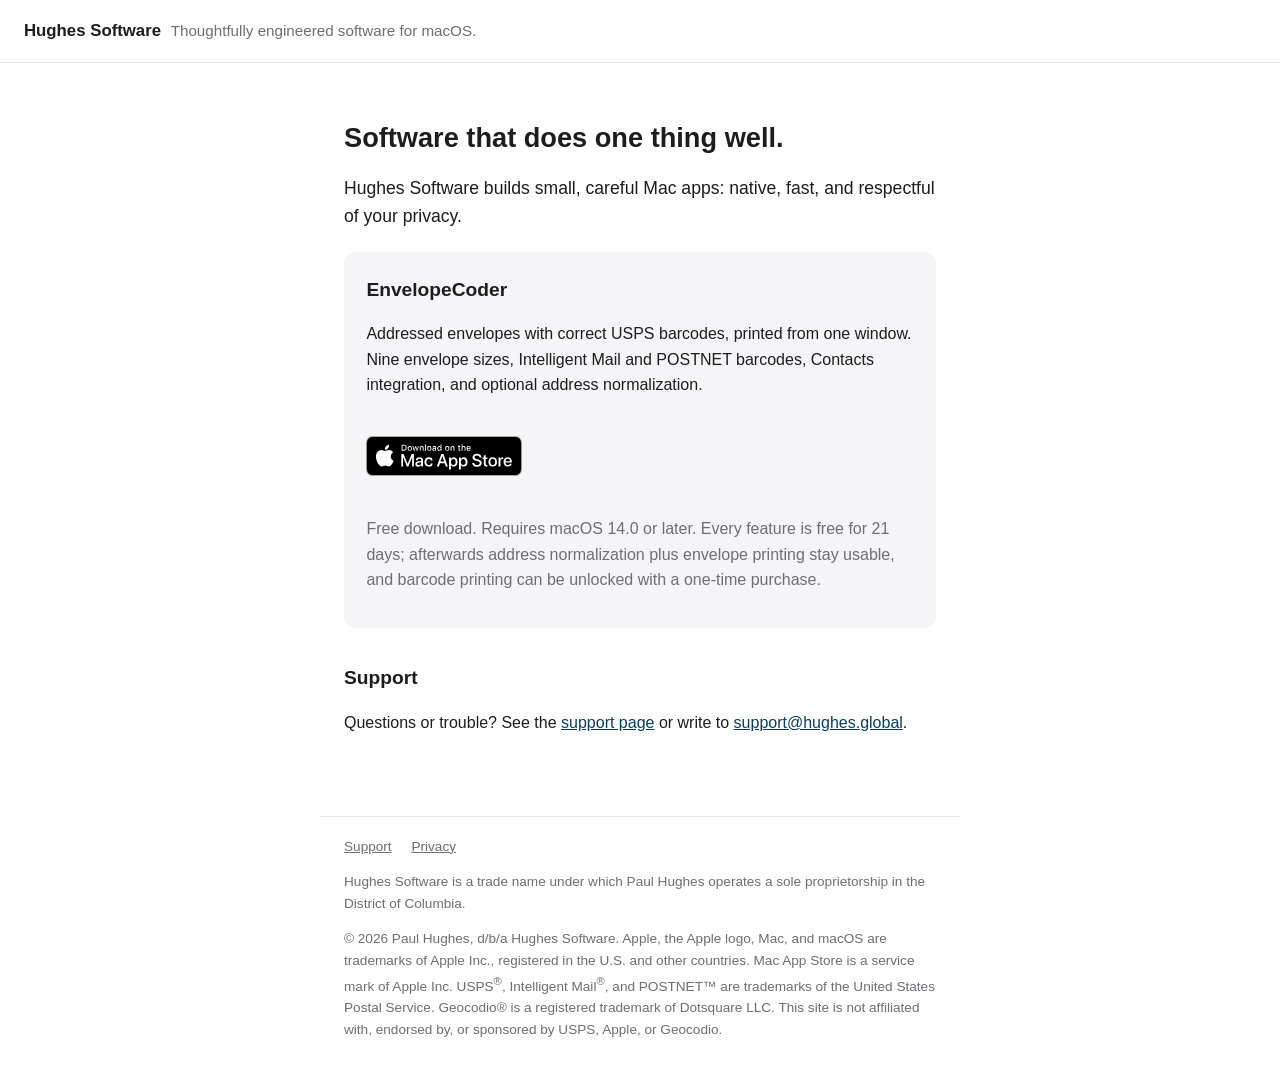
<file: index.html>
<!DOCTYPE html>
<html lang="en">
<head>
<meta charset="utf-8">
<meta name="viewport" content="width=device-width, initial-scale=1">
<title>Hughes Software</title>
<meta name="description" content="Hughes Software — thoughtfully engineered software for macOS.">
<link rel="stylesheet" href="style.css">
</head>
<body>
<header class="site">
  <a href="/">Hughes Software</a><span class="tagline">Thoughtfully engineered software for macOS.</span>
</header>
<main>
  <h1>Software that does one thing well.</h1>
  <p class="lede">Hughes Software builds small, careful Mac apps: native, fast, and respectful of your privacy.</p>

  <div class="card">
    <h2>EnvelopeCoder</h2>
    <p>Addressed envelopes with correct USPS barcodes, printed from one window. Nine envelope sizes, Intelligent Mail and POSTNET barcodes, Contacts integration, and optional address normalization.</p>
    <p class="badge-row">
      <a class="badge" href="https://apps.apple.com/us/app/envelopecoder/id6790419731">
        <img src="/assets/Download_on_the_Mac_App_Store_Badge_US-UK_RGB_blk_092917.svg" alt="Download on the Mac App Store" width="156" height="40">
      </a>
    </p>
    <p class="muted">Free download. Requires macOS 14.0 or later. Every feature is free for 21 days; afterwards address normalization plus envelope printing stay usable, and barcode printing can be unlocked with a one-time purchase.</p>
  </div>

  <h2>Support</h2>
  <p>Questions or trouble? See the <a href="/support/">support page</a> or write to <a href="mailto:support@hughes.global">support@hughes.global</a>.</p>
</main>
<footer class="site">
  <nav>
    <a href="/support/">Support</a>
    <a href="/privacy/">Privacy</a>
  </nav>
  <p>Hughes Software is a trade name under which Paul Hughes operates a sole proprietorship in the District of Columbia.</p>
  <p>&copy; 2026 Paul Hughes, d/b/a Hughes Software. Apple, the Apple logo, Mac, and macOS are trademarks of Apple Inc., registered in the U.S. and other countries. Mac App Store is a service mark of Apple Inc. USPS<sup>&reg;</sup>, Intelligent Mail<sup>&reg;</sup>, and POSTNET&trade; are trademarks of the United States Postal Service. Geocodio&reg; is a registered trademark of Dotsquare LLC. This site is not affiliated with, endorsed by, or sponsored by USPS, Apple, or Geocodio.</p>
</footer>
</body>
</html>
</file>
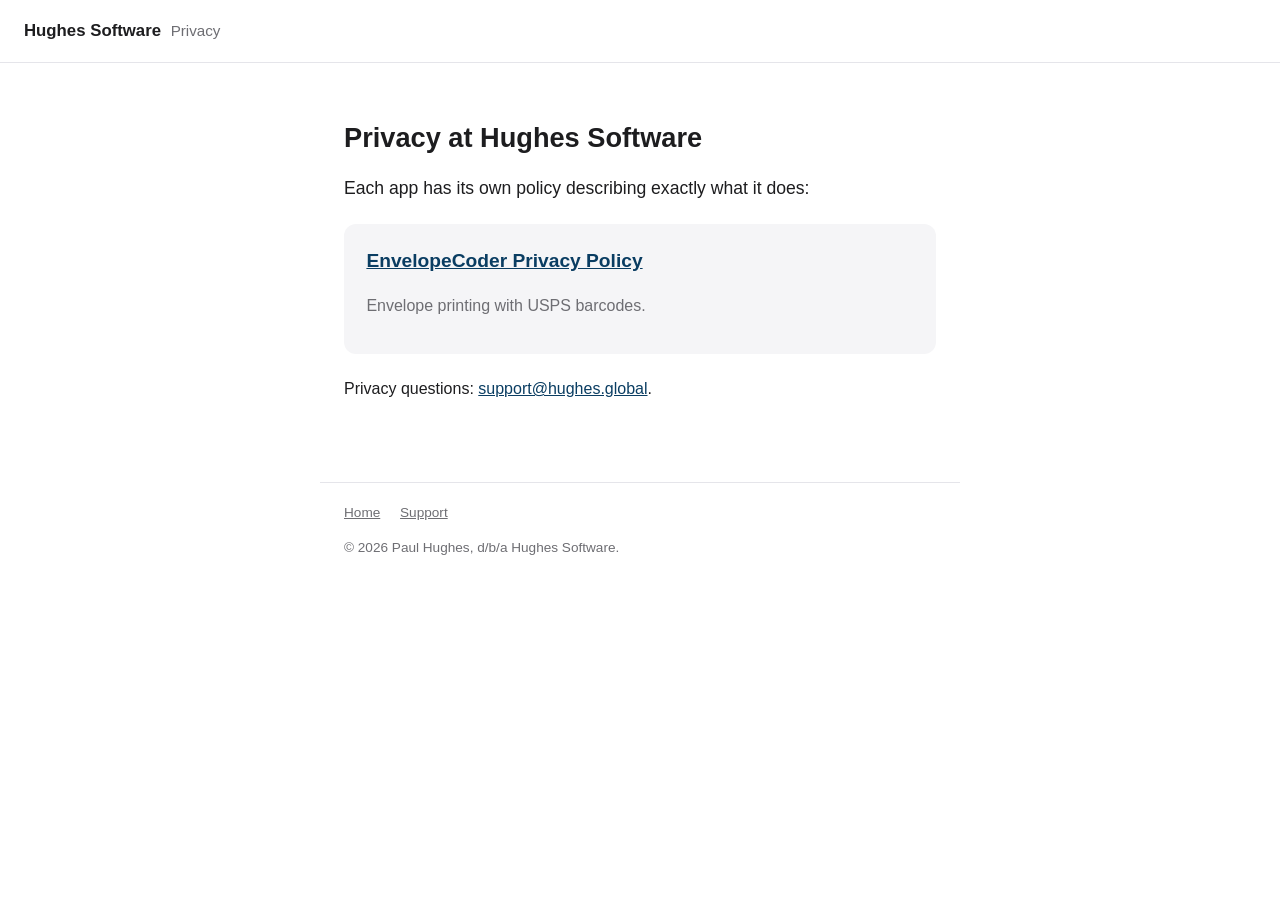
<file: privacy/index.html>
<!DOCTYPE html>
<html lang="en">
<head>
<meta charset="utf-8">
<meta name="viewport" content="width=device-width, initial-scale=1">
<title>Privacy — Hughes Software</title>
<meta name="description" content="Privacy policies for Hughes Software apps.">
<link rel="stylesheet" href="../style.css">
</head>
<body>
<header class="site">
  <a href="/">Hughes Software</a><span class="tagline">Privacy</span>
</header>
<main>
  <h1>Privacy at Hughes Software</h1>
  <p class="lede">Each app has its own policy describing exactly what it does:</p>
  <div class="card">
    <h2><a href="/privacy/envelopecoder/">EnvelopeCoder Privacy Policy</a></h2>
    <p class="muted">Envelope printing with USPS barcodes.</p>
  </div>
  <p>Privacy questions: <a href="mailto:support@hughes.global">support@hughes.global</a>.</p>
</main>
<footer class="site">
  <nav>
    <a href="/">Home</a>
    <a href="/support/">Support</a>
  </nav>
  <p>&copy; 2026 Paul Hughes, d/b/a Hughes Software.</p>
</footer>
</body>
</html>
</file>
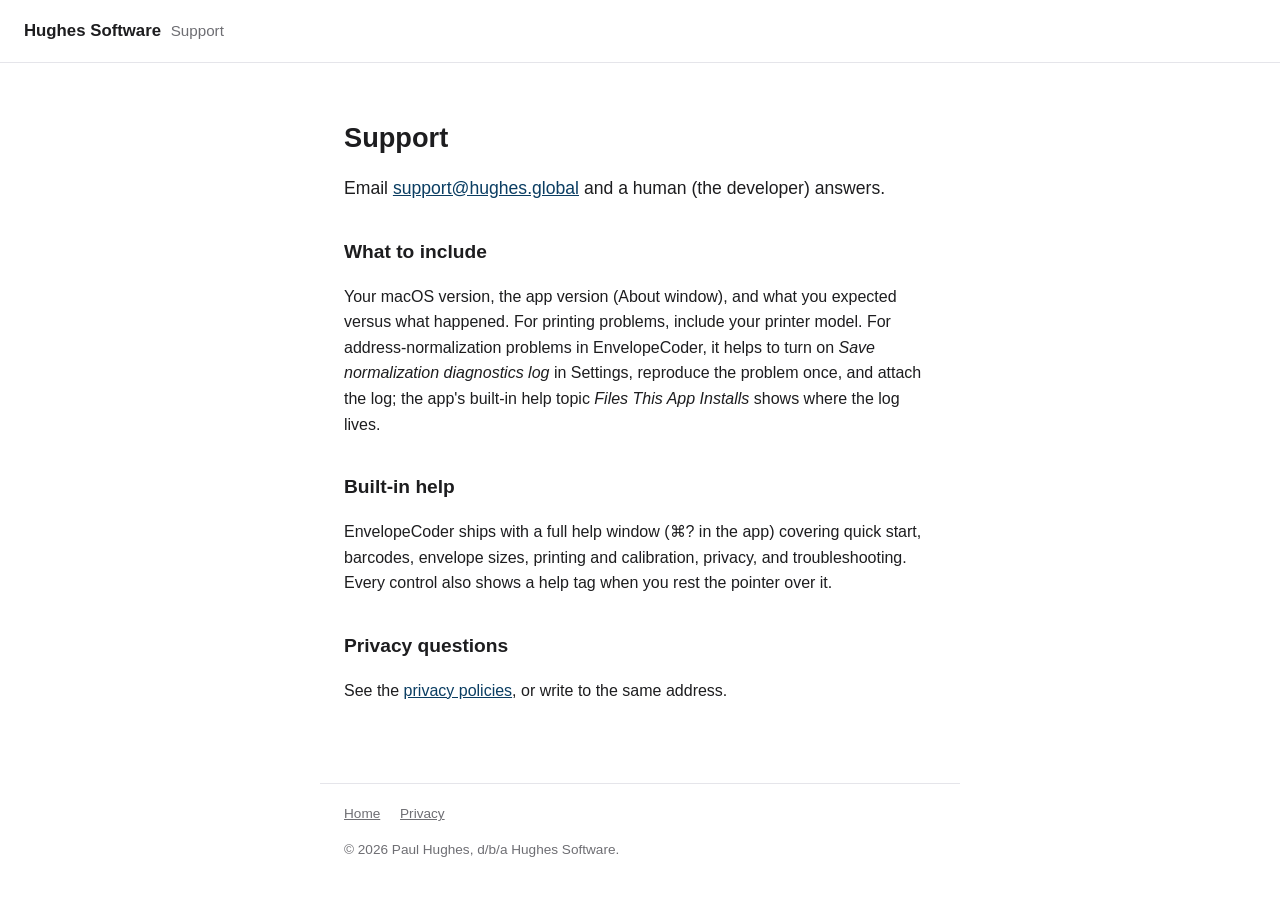
<file: support/index.html>
<!DOCTYPE html>
<html lang="en">
<head>
<meta charset="utf-8">
<meta name="viewport" content="width=device-width, initial-scale=1">
<title>Support — Hughes Software</title>
<meta name="description" content="Support for Hughes Software apps, including EnvelopeCoder.">
<link rel="stylesheet" href="../style.css">
</head>
<body>
<header class="site">
  <a href="/">Hughes Software</a><span class="tagline">Support</span>
</header>
<main>
  <h1>Support</h1>
  <p class="lede">Email <a href="mailto:support@hughes.global">support@hughes.global</a> and a human (the developer) answers.</p>

  <h2>What to include</h2>
  <p>Your macOS version, the app version (About window), and what you expected versus what happened. For printing problems, include your printer model. For address-normalization problems in EnvelopeCoder, it helps to turn on <em>Save normalization diagnostics log</em> in Settings, reproduce the problem once, and attach the log; the app's built-in help topic <em>Files This App Installs</em> shows where the log lives.</p>

  <h2>Built-in help</h2>
  <p>EnvelopeCoder ships with a full help window (⌘? in the app) covering quick start, barcodes, envelope sizes, printing and calibration, privacy, and troubleshooting. Every control also shows a help tag when you rest the pointer over it.</p>

  <h2>Privacy questions</h2>
  <p>See the <a href="/privacy/">privacy policies</a>, or write to the same address.</p>
</main>
<footer class="site">
  <nav>
    <a href="/">Home</a>
    <a href="/privacy/">Privacy</a>
  </nav>
  <p>&copy; 2026 Paul Hughes, d/b/a Hughes Software.</p>
</footer>
</body>
</html>
</file>
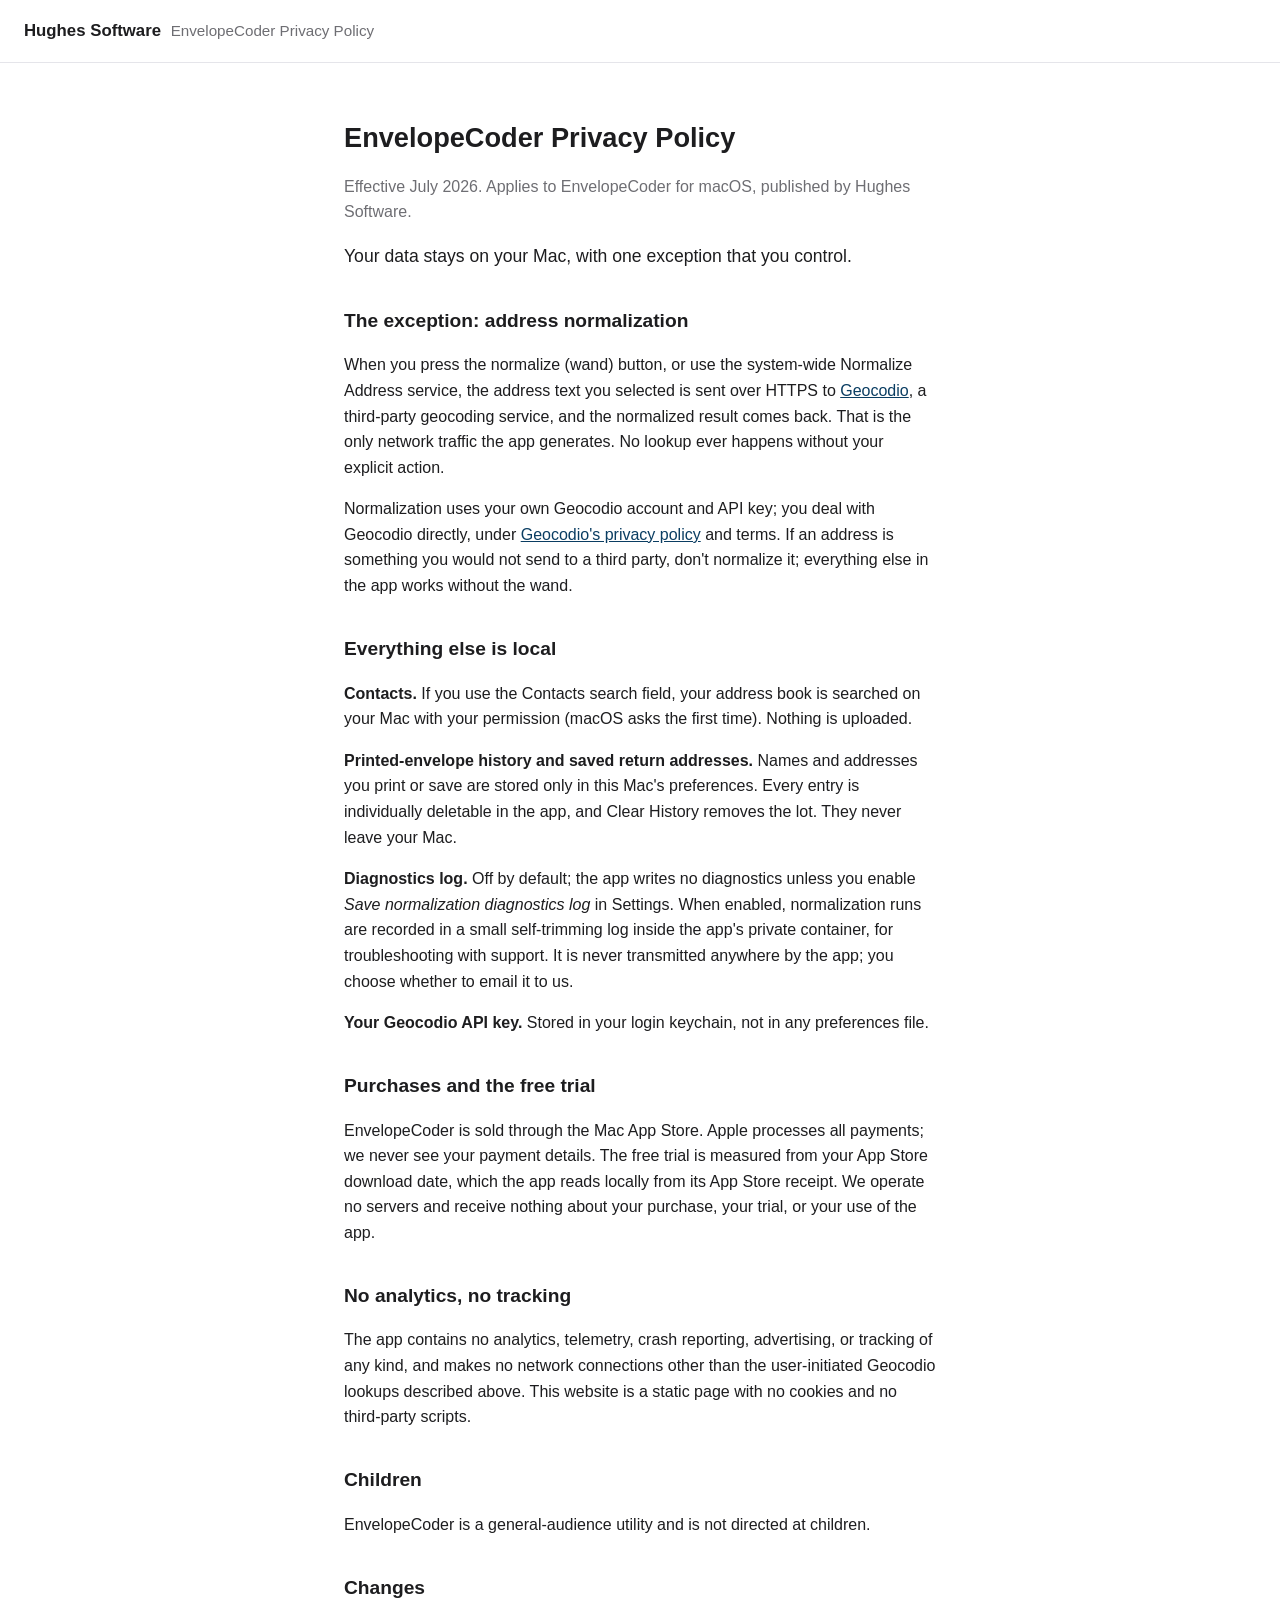
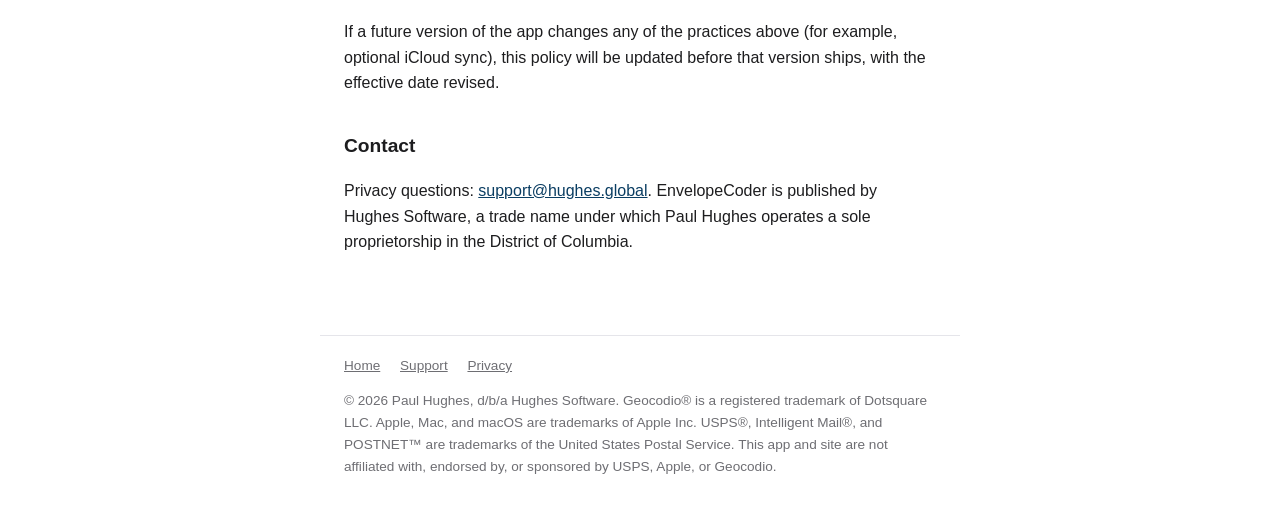
<file: privacy/envelopecoder/index.html>
<!DOCTYPE html>
<html lang="en">
<head>
<meta charset="utf-8">
<meta name="viewport" content="width=device-width, initial-scale=1">
<title>EnvelopeCoder Privacy Policy — Hughes Software</title>
<meta name="description" content="Privacy policy for EnvelopeCoder, the Mac envelope-printing app from Hughes Software.">
<link rel="stylesheet" href="../../style.css">
</head>
<body>
<header class="site">
  <a href="/">Hughes Software</a><span class="tagline">EnvelopeCoder Privacy Policy</span>
</header>
<main>
  <h1>EnvelopeCoder Privacy Policy</h1>
  <p class="muted">Effective July 2026. Applies to EnvelopeCoder for macOS, published by Hughes Software.</p>

  <p class="lede">Your data stays on your Mac, with one exception that you control.</p>

  <h2>The exception: address normalization</h2>
  <p>When you press the normalize (wand) button, or use the system-wide Normalize Address service, the address text you selected is sent over HTTPS to <a href="https://www.geocod.io">Geocodio</a>, a third-party geocoding service, and the normalized result comes back. That is the only network traffic the app generates. No lookup ever happens without your explicit action.</p>
  <p>Normalization uses your own Geocodio account and API key; you deal with Geocodio directly, under <a href="https://www.geocod.io/privacy/">Geocodio's privacy policy</a> and terms. If an address is something you would not send to a third party, don't normalize it; everything else in the app works without the wand.</p>

  <h2>Everything else is local</h2>
  <p><strong>Contacts.</strong> If you use the Contacts search field, your address book is searched on your Mac with your permission (macOS asks the first time). Nothing is uploaded.</p>
  <p><strong>Printed-envelope history and saved return addresses.</strong> Names and addresses you print or save are stored only in this Mac's preferences. Every entry is individually deletable in the app, and Clear History removes the lot. They never leave your Mac.</p>
  <p><strong>Diagnostics log.</strong> Off by default; the app writes no diagnostics unless you enable <em>Save normalization diagnostics log</em> in Settings. When enabled, normalization runs are recorded in a small self-trimming log inside the app's private container, for troubleshooting with support. It is never transmitted anywhere by the app; you choose whether to email it to us.</p>
  <p><strong>Your Geocodio API key.</strong> Stored in your login keychain, not in any preferences file.</p>

  <h2>Purchases and the free trial</h2>
  <p>EnvelopeCoder is sold through the Mac App Store. Apple processes all payments; we never see your payment details. The free trial is measured from your App Store download date, which the app reads locally from its App Store receipt. We operate no servers and receive nothing about your purchase, your trial, or your use of the app.</p>

  <h2>No analytics, no tracking</h2>
  <p>The app contains no analytics, telemetry, crash reporting, advertising, or tracking of any kind, and makes no network connections other than the user-initiated Geocodio lookups described above. This website is a static page with no cookies and no third-party scripts.</p>

  <h2>Children</h2>
  <p>EnvelopeCoder is a general-audience utility and is not directed at children.</p>

  <h2>Changes</h2>
  <p>If a future version of the app changes any of the practices above (for example, optional iCloud sync), this policy will be updated before that version ships, with the effective date revised.</p>

  <h2>Contact</h2>
  <p>Privacy questions: <a href="mailto:support@hughes.global">support@hughes.global</a>. EnvelopeCoder is published by Hughes Software, a trade name under which Paul Hughes operates a sole proprietorship in the District of Columbia.</p>
</main>
<footer class="site">
  <nav>
    <a href="/">Home</a>
    <a href="/support/">Support</a>
    <a href="/privacy/">Privacy</a>
  </nav>
  <p>&copy; 2026 Paul Hughes, d/b/a Hughes Software. Geocodio&reg; is a registered trademark of Dotsquare LLC. Apple, Mac, and macOS are trademarks of Apple Inc. USPS&reg;, Intelligent Mail&reg;, and POSTNET&trade; are trademarks of the United States Postal Service. This app and site are not affiliated with, endorsed by, or sponsored by USPS, Apple, or Geocodio.</p>
</footer>
</body>
</html>
</file>
<file: style.css>
/* Hughes Software — hughes.global
   Single stylesheet, no frameworks, no scripts. */

:root {
  --ink: #1d1d1f;
  --paper: #ffffff;
  --muted: #6e6e73;
  --accent: #0a3d62;
  --rule: #e5e5ea;
  --card: #f5f5f7;
}

@media (prefers-color-scheme: dark) {
  :root {
    --ink: #f5f5f7;
    --paper: #1d1d1f;
    --muted: #a1a1a6;
    --accent: #9ec1dd;
    --rule: #3a3a3c;
    --card: #2c2c2e;
  }
}

* { box-sizing: border-box; }

body {
  margin: 0;
  font-family: -apple-system, BlinkMacSystemFont, "Segoe UI", Helvetica, Arial, sans-serif;
  color: var(--ink);
  background: var(--paper);
  line-height: 1.6;
}

header.site {
  border-bottom: 1px solid var(--rule);
  padding: 1.1rem 1.5rem;
}

header.site a {
  color: var(--ink);
  text-decoration: none;
  font-weight: 600;
  font-size: 1.05rem;
}

header.site .tagline {
  color: var(--muted);
  font-weight: 400;
  margin-left: 0.6rem;
  font-size: 0.95rem;
}

main {
  max-width: 40rem;
  margin: 0 auto;
  padding: 2.5rem 1.5rem 4rem;
}

h1 { font-size: 1.7rem; line-height: 1.25; }
h2 { font-size: 1.2rem; margin-top: 2.2rem; }

a { color: var(--accent); }

p.lede { font-size: 1.1rem; }

.card {
  background: var(--card);
  border-radius: 12px;
  padding: 1.2rem 1.4rem;
  margin: 1.4rem 0;
}

.card h2 { margin-top: 0.2rem; }

.muted { color: var(--muted); }

/* Mac App Store badge.
   Apple's graphic standards (App Store Marketing Resources and Identity
   Guidelines, read July 31, 2026):
   - Minimum onscreen height is 40 px. The artwork is natively 156.1 x 40,
     so it is placed at exactly 1:1 and never scaled.
   - Minimum clear space is one-quarter of the badge height = 10 px. The
     margins below are 16 px, comfortably outside that.
   - "Don't modify, angle, or animate the App Store badge." Hence no hover
     transform, opacity shift, filter or transition anywhere in this rule.
   - The grey border is part of the artwork and is what lets the preferred
     black badge sit on a dark background, so no light/dark swap is needed. */
.badge-row { margin: 1.4rem 0 1rem; }

a.badge {
  display: inline-block;
  line-height: 0;          /* no descender gap under the artwork */
  margin: 16px 16px 16px 0;
}

a.badge img {
  width: 156px;
  height: 40px;
  display: block;
}

/* Focus ring sits 12 px out, i.e. beyond the 10 px clear space. */
a.badge:focus-visible {
  outline: 2px solid var(--accent);
  outline-offset: 12px;
  border-radius: 2px;
}

footer.site {
  border-top: 1px solid var(--rule);
  color: var(--muted);
  font-size: 0.85rem;
  padding: 1.2rem 1.5rem 2rem;
  max-width: 40rem;
  margin: 0 auto;
}

footer.site nav a { color: var(--muted); margin-right: 1rem; }
</file>
